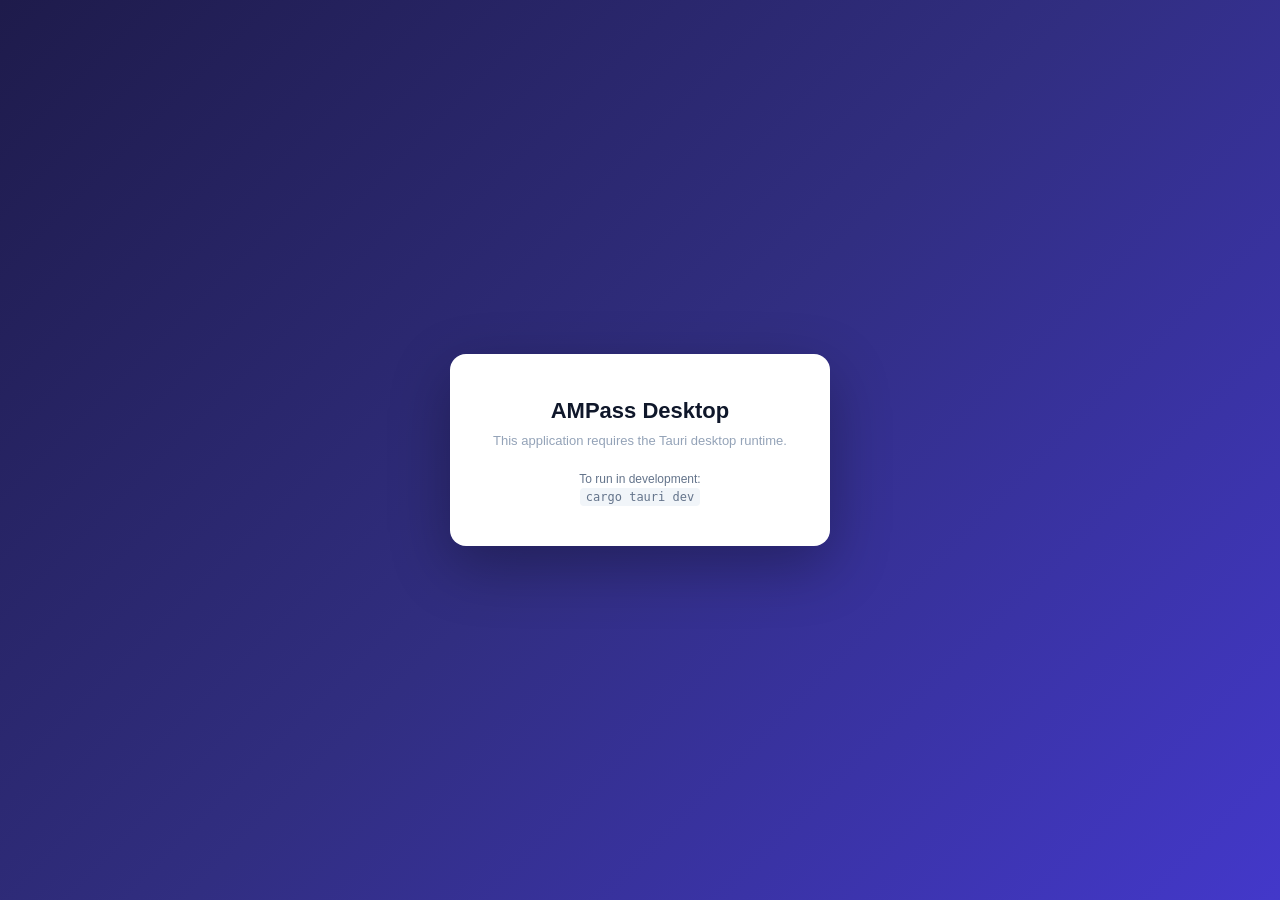
<file: clients/desktop-tauri/src/index.html>
<!DOCTYPE html>
<html lang="en">
<head>
  <meta charset="UTF-8">
  <meta name="viewport" content="width=device-width, initial-scale=1.0">
  <title>AMPass</title>
  <link rel="stylesheet" href="css/app.css">
</head>
<body>
  <div id="app">
    <!-- ===== AUTH SCREENS ===== -->
    <div id="viewWelcome" class="auth-screen">
      <div class="auth-card">
        <div class="auth-logo">
          <svg width="56" height="56" viewBox="0 0 32 32" fill="none"><rect width="32" height="32" rx="8" fill="url(#lg)"/><path d="M16 8L10 12v4c0 4.4 2.6 8.5 6 10 3.4-1.5 6-5.6 6-10v-4l-6-4z" fill="white" opacity="0.9"/><defs><linearGradient id="lg" x1="0" y1="0" x2="32" y2="32"><stop stop-color="#4338ca"/><stop offset="1" stop-color="#6366f1"/></linearGradient></defs></svg>
        </div>
        <h1 class="auth-title">AMPass</h1>
        <p class="auth-sub">Secure Password Manager</p>
        <div class="auth-form">
          <label class="field-label">Server URL</label>
          <input type="url" id="welcomeUrl" class="field-input" placeholder="https://yourdomain.com/ampass">
          <p class="field-hint">Enter your AMPass server address</p>
          <button id="btnConnect" class="btn-primary">Connect</button>
        </div>
        <p class="auth-warning">⚠️ Not professionally audited. Do not use for real credentials.</p>
      </div>
    </div>

    <div id="viewLogin" class="auth-screen" style="display:none;">
      <div class="auth-card">
        <div class="auth-logo"><svg width="40" height="40" viewBox="0 0 32 32" fill="none"><rect width="32" height="32" rx="8" fill="url(#lg2)"/><path d="M16 8L10 12v4c0 4.4 2.6 8.5 6 10 3.4-1.5 6-5.6 6-10v-4l-6-4z" fill="white" opacity="0.9"/><defs><linearGradient id="lg2" x1="0" y1="0" x2="32" y2="32"><stop stop-color="#4338ca"/><stop offset="1" stop-color="#6366f1"/></linearGradient></defs></svg></div>
        <h2 class="auth-title">Sign In</h2>
        <div class="auth-form">
          <label class="field-label">Username or Email</label>
          <input type="text" id="loginUser" class="field-input" autocomplete="off">
          <label class="field-label">Password</label>
          <input type="password" id="loginPass" class="field-input" autocomplete="off">
          <button id="btnLogin" class="btn-primary">Sign In</button>
          <div id="loginErr" class="field-error"></div>
        </div>
      </div>
    </div>

    <div id="viewUnlock" class="auth-screen" style="display:none;">
      <div class="auth-card">
        <svg width="48" height="48" viewBox="0 0 24 24" fill="none" stroke="#6366f1" stroke-width="1.5"><rect x="3" y="11" width="18" height="11" rx="2"/><path d="M7 11V7a5 5 0 0110 0v4"/></svg>
        <h2 class="auth-title">Unlock Vault</h2>
        <div class="auth-form">
          <label class="field-label">Master Password</label>
          <input type="password" id="unlockPass" class="field-input" autocomplete="off">
          <button id="btnUnlock" class="btn-primary">Unlock</button>
          <div id="unlockErr" class="field-error"></div>
        </div>
      </div>
    </div>

    <!-- ===== MAIN APP LAYOUT ===== -->
    <div id="viewMain" class="main-layout" style="display:none;">
      <!-- Left Sidebar -->
      <aside class="sidebar">
        <div class="sidebar-brand">
          <svg width="24" height="24" viewBox="0 0 32 32" fill="none"><rect width="32" height="32" rx="6" fill="white" fill-opacity="0.15"/><path d="M16 8L10 12v4c0 4.4 2.6 8.5 6 10 3.4-1.5 6-5.6 6-10v-4l-6-4z" fill="white" opacity="0.9"/></svg>
          <span>AMPass</span>
        </div>
        <nav class="sidebar-nav" id="sidebarNav">
          <a href="#" class="nav-link active" data-page="quickAccess"><span class="nav-icon">⚡</span>Quick Access</a>
          <a href="#" class="nav-link" data-page="webAccounts"><span class="nav-icon">🌐</span>Web Accounts</a>
          <a href="#" class="nav-link" data-page="appAccounts"><span class="nav-icon">💻</span>App Accounts</a>
          <a href="#" class="nav-link" data-page="identities"><span class="nav-icon">👤</span>Identities</a>
          <a href="#" class="nav-link" data-page="bookmarks"><span class="nav-icon">🔖</span>Bookmarks</a>
          <a href="#" class="nav-link" data-page="secureMemos"><span class="nav-icon">📝</span>Secure Memos</a>
          <div class="nav-divider"></div>
          <a href="#" class="nav-link" data-page="sharing"><span class="nav-icon">🤝</span>Sharing Center</a>
          <a href="#" class="nav-link" data-page="security"><span class="nav-icon">🛡️</span>Security Dashboard</a>
          <a href="#" class="nav-link" data-page="generator"><span class="nav-icon">🔑</span>Password Generator</a>
          <div class="nav-divider"></div>
          <a href="#" class="nav-link" data-page="settings"><span class="nav-icon">⚙️</span>Settings</a>
        </nav>
        <div class="sidebar-footer">
          <div class="sync-status">
            <span class="sync-icon" id="syncIcon">☁️</span>
            <div class="sync-info">
              <span class="sync-label">Synced</span>
              <span class="sync-time" id="syncTime">Just now</span>
            </div>
          </div>
          <button id="btnSyncNow" class="btn-ghost-sm" title="Sync now">↻</button>
        </div>
      </aside>

      <!-- Main Content -->
      <main class="content">
        <!-- Top Bar -->
        <header class="topbar">
          <div class="search-box">
            <span class="search-icon">🔍</span>
            <input type="text" id="searchInput" class="search-input" placeholder="Search vault...">
          </div>
          <div class="topbar-actions">
            <button id="btnLockVault" class="btn-ghost-sm" title="Lock vault">🔒</button>
            <button id="btnUserMenu" class="btn-ghost-sm" title="Account">👤</button>
          </div>
        </header>

        <!-- Page Content Area -->
        <div class="page-area" id="pageArea">
          <!-- Quick Access (default) -->
          <div id="pageQuickAccess" class="page active">
            <div class="page-header">
              <h1>Quick Access</h1>
              <div class="page-actions">
                <button class="btn-sm btn-add" id="btnAddItem">+ Add Account</button>
              </div>
            </div>
            <div class="quick-cards">
              <div class="qcard"><span class="qcard-num" id="statTotal">0</span><span class="qcard-label">Total Items</span></div>
              <div class="qcard"><span class="qcard-num" id="statFavorites">0</span><span class="qcard-label">Favorites</span></div>
              <div class="qcard"><span class="qcard-num" id="statWeak">0</span><span class="qcard-label">Weak</span></div>
              <div class="qcard"><span class="qcard-num" id="statScore">—</span><span class="qcard-label">Score</span></div>
            </div>
            <h3 class="section-title">Recently Used</h3>
            <div id="recentList" class="item-table"></div>
            <h3 class="section-title">Favorites</h3>
            <div id="favoritesList" class="item-table"></div>
          </div>

          <!-- Web Accounts -->
          <div id="pageWebAccounts" class="page">
            <div class="page-header"><h1>Web Accounts</h1><button class="btn-sm btn-add" data-add="login">+ Add</button></div>
            <div id="webAccountsList" class="item-table"></div>
          </div>

          <!-- Identities -->
          <div id="pageIdentities" class="page">
            <div class="page-header"><h1>Identities</h1><button class="btn-sm btn-add" data-add="identity">+ Add</button></div>
            <div id="identitiesList" class="item-table"></div>
          </div>

          <!-- Secure Memos -->
          <div id="pageSecureMemos" class="page">
            <div class="page-header"><h1>Secure Memos</h1><button class="btn-sm btn-add" data-add="secure_note">+ Add</button></div>
            <div id="memosList" class="item-table"></div>
          </div>

          <!-- Password Generator -->
          <div id="pageGenerator" class="page">
            <div class="page-header"><h1>Password Generator</h1></div>
            <div class="gen-panel">
              <div class="gen-output-box">
                <input type="text" id="genPw" class="gen-pw-field" readonly>
                <button id="btnCopyGen" class="btn-ghost-sm">📋 Copy</button>
                <button id="btnRegenerate" class="btn-ghost-sm">🔄</button>
              </div>
              <div class="gen-strength-bar"><div id="genStrFill" class="gen-str-fill"></div></div>
              <div class="gen-controls">
                <div class="gen-row"><label>Length</label><input type="range" id="genLen" min="8" max="64" value="20"><span id="genLenVal">20</span></div>
                <label class="gen-check"><input type="checkbox" id="genUpper" checked>Uppercase (A-Z)</label>
                <label class="gen-check"><input type="checkbox" id="genLower" checked>Lowercase (a-z)</label>
                <label class="gen-check"><input type="checkbox" id="genNums" checked>Numbers (0-9)</label>
                <label class="gen-check"><input type="checkbox" id="genSyms" checked>Symbols (!@#$%)</label>
              </div>
              <button id="btnSaveGenerated" class="btn-primary" style="margin-top:12px;">Save as New Item</button>
            </div>
          </div>

          <!-- Settings -->
          <div id="pageSettings" class="page">
            <div class="page-header"><h1>Settings</h1></div>
            <div class="settings-list">
              <div class="setting-group"><h3>Connection</h3><p id="settingUrl" class="setting-val">—</p></div>
              <div class="setting-group"><h3>Security</h3>
                <label class="setting-row">Lock timeout (min)<input type="number" id="setLockMin" value="15" min="1" max="120" class="setting-input"></label>
                <label class="setting-row">Clipboard clear (sec)<input type="number" id="setClipSec" value="30" min="5" max="300" class="setting-input"></label>
              </div>
              <div class="setting-group"><h3>Data</h3>
                <button id="btnExportBackup" class="btn-ghost">Export Encrypted Backup</button>
                <button id="btnWipeCache" class="btn-danger-sm">Wipe Local Cache</button>
              </div>
              <div class="setting-group"><h3>Account</h3>
                <button id="btnLogout" class="btn-ghost">Logout & Disconnect</button>
              </div>
              <div class="setting-group"><h3>About</h3><p class="setting-val">AMPass Desktop v1.0.0<br>⚠️ Not professionally audited.</p></div>
            </div>
          </div>

          <!-- Security Dashboard -->
          <div id="pageSecurity" class="page">
            <div class="page-header"><h1>Security Dashboard</h1></div>
            <div class="quick-cards">
              <div class="qcard qcard-green"><span class="qcard-num" id="secScore">—</span><span class="qcard-label">Security Score</span></div>
              <div class="qcard qcard-yellow"><span class="qcard-num" id="secWeak">0</span><span class="qcard-label">Weak Passwords</span></div>
              <div class="qcard qcard-red"><span class="qcard-num" id="secReused">0</span><span class="qcard-label">Reused</span></div>
            </div>
            <p class="empty-hint">Detailed security analysis coming in a future update.</p>
          </div>

          <!-- Sharing / App Accounts / Bookmarks (placeholders) -->
          <div id="pageSharing" class="page"><div class="page-header"><h1>Sharing Center</h1></div><p class="empty-hint">Shared credentials will appear here.</p></div>
          <div id="pageAppAccounts" class="page"><div class="page-header"><h1>App Accounts</h1></div><p class="empty-hint">Application credentials will appear here.</p></div>
          <div id="pageBookmarks" class="page"><div class="page-header"><h1>Bookmarks</h1></div><p class="empty-hint">Saved bookmarks will appear here.</p></div>
        </div>

        <!-- Bottom Action Bar -->
        <footer class="bottom-bar">
          <div class="bottom-actions">
            <button class="bottom-btn" data-add="login">+ Add Account</button>
            <button class="bottom-btn" data-add="identity">+ Add Identity</button>
            <button class="bottom-btn" data-add="secure_note">+ Add Memo</button>
          </div>
          <div class="bottom-right">
            <span class="bottom-link" id="bottomAccount">My AMPass Account</span>
          </div>
        </footer>
      </main>
    </div>

    <!-- Item Detail Modal -->
    <div id="itemModal" class="modal-overlay" style="display:none;">
      <div class="modal">
        <div class="modal-header">
          <h2 id="modalTitle">Item Details</h2>
          <button id="modalClose" class="btn-ghost-sm">✕</button>
        </div>
        <div class="modal-body" id="modalBody"></div>
        <div class="modal-footer" id="modalFooter"></div>
      </div>
    </div>

    <!-- Toast -->
    <div id="toast" class="toast" style="display:none;"></div>
  </div>

  <script src="js/crypto.js"></script>
  <script src="js/api-client.js"></script>
  <script src="js/app.js"></script>
</body>
</html>
</file>
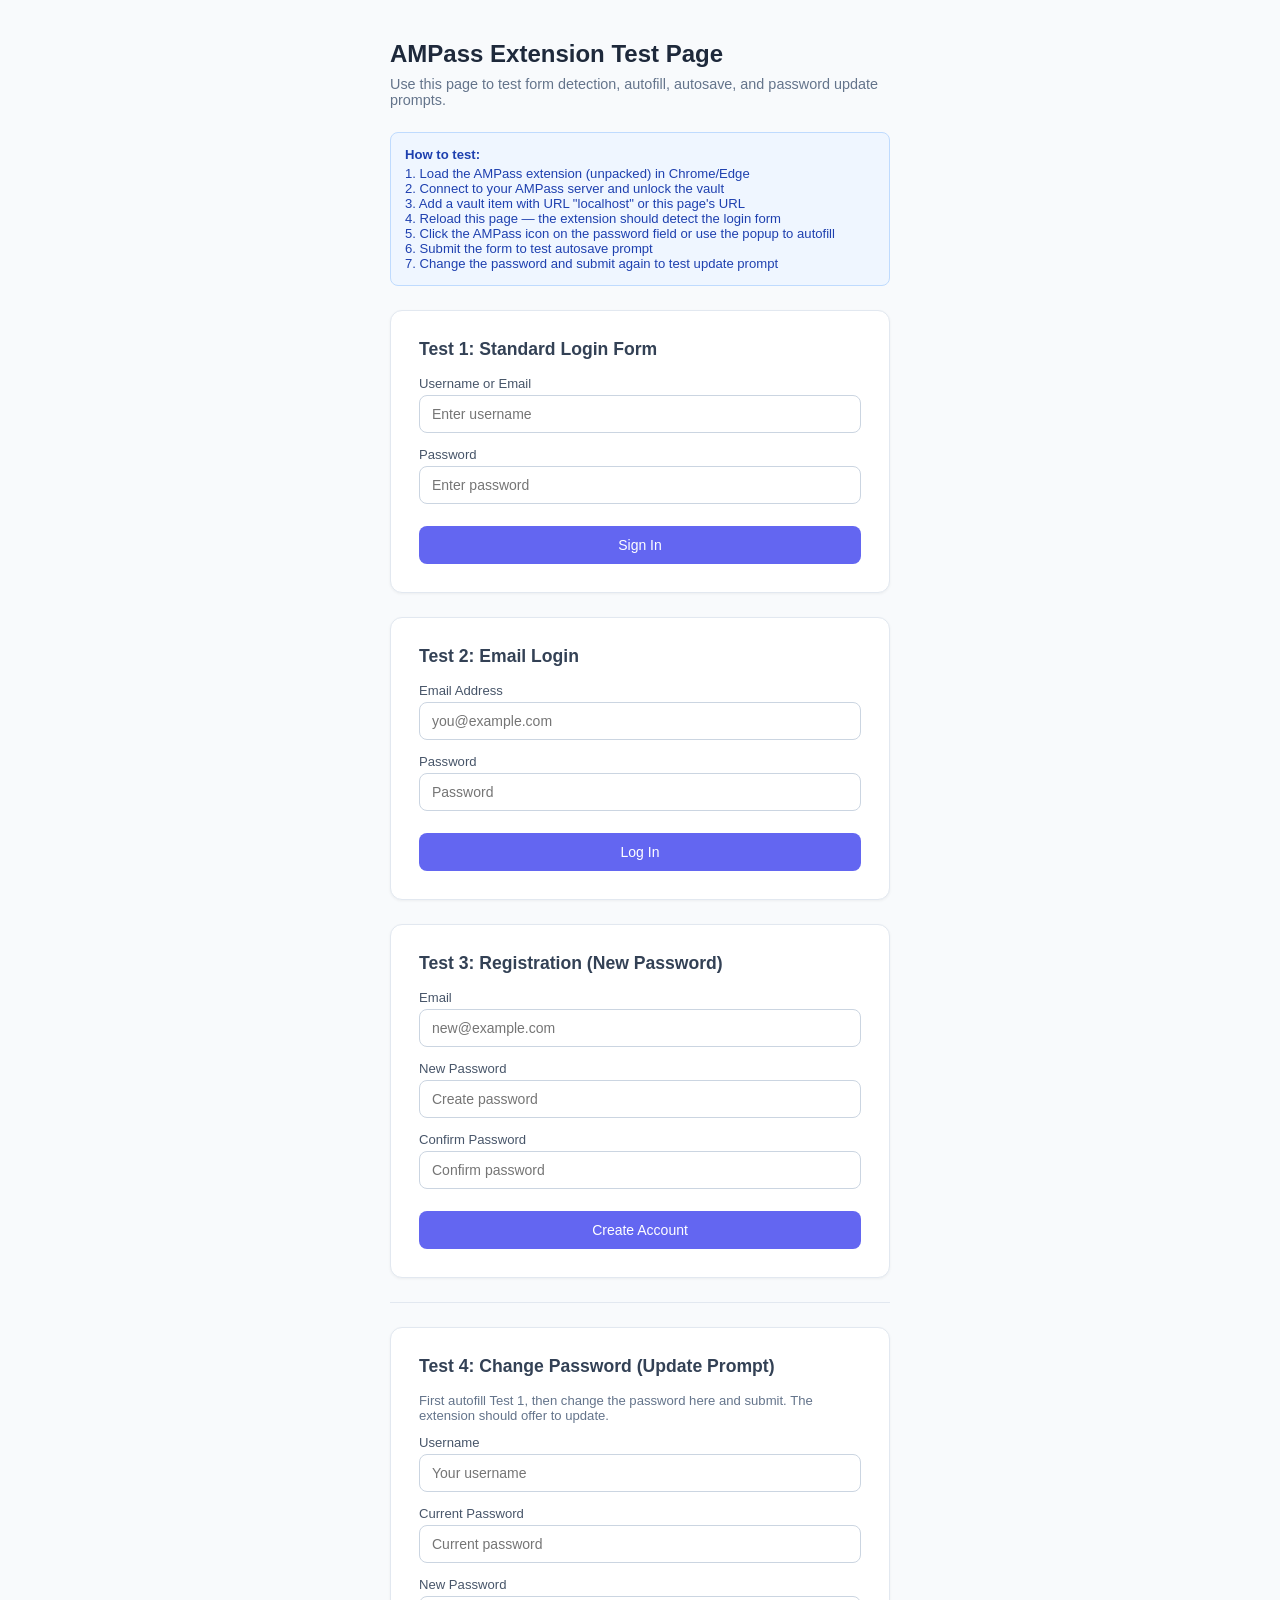
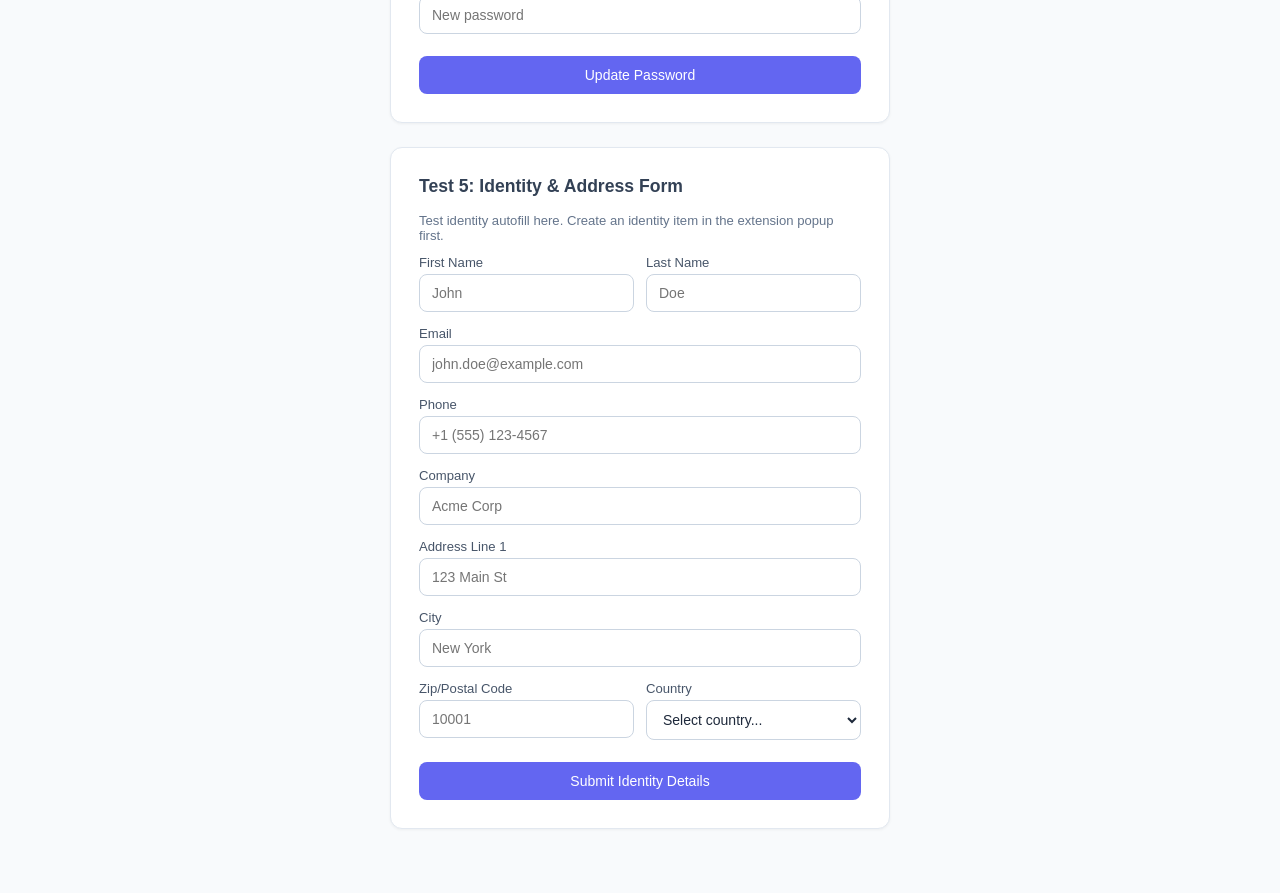
<file: clients/browser-extension/test-pages/login-test.html>
<!DOCTYPE html>
<html lang="en">
<head>
  <meta charset="UTF-8">
  <meta name="viewport" content="width=device-width, initial-scale=1.0">
  <title>AMPass Extension Test - Login Form</title>
  <style>
    * { box-sizing: border-box; margin: 0; padding: 0; }
    body { font-family: -apple-system, sans-serif; background: #f8fafc; color: #1e293b; padding: 40px; }
    .container { max-width: 500px; margin: 0 auto; }
    h1 { font-size: 1.5rem; margin-bottom: 8px; }
    p { color: #64748b; margin-bottom: 24px; font-size: 0.9rem; }
    .card { background: white; border: 1px solid #e2e8f0; border-radius: 12px; padding: 28px; margin-bottom: 24px; box-shadow: 0 1px 3px rgba(0,0,0,0.05); }
    .card h2 { font-size: 1.1rem; margin-bottom: 16px; color: #334155; }
    .form-group { margin-bottom: 14px; }
    label { display: block; font-size: 0.82rem; font-weight: 500; margin-bottom: 4px; color: #475569; }
    input[type="text"], input[type="email"], input[type="password"] {
      width: 100%; padding: 10px 12px; border: 1px solid #cbd5e1; border-radius: 8px;
      font-size: 14px; outline: none; transition: border-color 0.15s;
    }
    input:focus { border-color: #6366f1; }
    button[type="submit"] {
      width: 100%; padding: 11px; background: #6366f1; color: white; border: none;
      border-radius: 8px; font-size: 14px; font-weight: 500; cursor: pointer; margin-top: 8px;
    }
    button[type="submit"]:hover { background: #4f46e5; }
    .result { margin-top: 12px; padding: 10px; background: #f0fdf4; border: 1px solid #bbf7d0; border-radius: 8px; font-size: 13px; color: #166534; display: none; }
    .test-info { background: #eff6ff; border: 1px solid #bfdbfe; border-radius: 8px; padding: 14px; margin-bottom: 24px; font-size: 0.82rem; color: #1e40af; }
    .test-info strong { display: block; margin-bottom: 4px; }
    .section-divider { height: 1px; background: #e2e8f0; margin: 24px 0; }
  </style>
</head>
<body>
  <div class="container">
    <h1>AMPass Extension Test Page</h1>
    <p>Use this page to test form detection, autofill, autosave, and password update prompts.</p>

    <div class="test-info">
      <strong>How to test:</strong>
      1. Load the AMPass extension (unpacked) in Chrome/Edge<br>
      2. Connect to your AMPass server and unlock the vault<br>
      3. Add a vault item with URL "localhost" or this page's URL<br>
      4. Reload this page — the extension should detect the login form<br>
      5. Click the AMPass icon on the password field or use the popup to autofill<br>
      6. Submit the form to test autosave prompt<br>
      7. Change the password and submit again to test update prompt
    </div>

    <!-- Test 1: Standard Login Form -->
    <div class="card">
      <h2>Test 1: Standard Login Form</h2>
      <form id="loginForm1" action="#" method="post">
        <div class="form-group">
          <label for="username1">Username or Email</label>
          <input type="text" id="username1" name="username" placeholder="Enter username" autocomplete="username">
        </div>
        <div class="form-group">
          <label for="password1">Password</label>
          <input type="password" id="password1" name="password" placeholder="Enter password" autocomplete="current-password">
        </div>
        <button type="submit">Sign In</button>
        <div class="result" id="result1"></div>
      </form>
    </div>

    <!-- Test 2: Email + Password -->
    <div class="card">
      <h2>Test 2: Email Login</h2>
      <form id="loginForm2" action="#" method="post">
        <div class="form-group">
          <label for="email2">Email Address</label>
          <input type="email" id="email2" name="email" placeholder="you@example.com" autocomplete="email">
        </div>
        <div class="form-group">
          <label for="password2">Password</label>
          <input type="password" id="password2" name="password" placeholder="Password" autocomplete="current-password">
        </div>
        <button type="submit">Log In</button>
        <div class="result" id="result2"></div>
      </form>
    </div>

    <!-- Test 3: Registration / Password Change -->
    <div class="card">
      <h2>Test 3: Registration (New Password)</h2>
      <form id="regForm" action="#" method="post">
        <div class="form-group">
          <label for="regEmail">Email</label>
          <input type="email" id="regEmail" name="email" placeholder="new@example.com">
        </div>
        <div class="form-group">
          <label for="regPassword">New Password</label>
          <input type="password" id="regPassword" name="password" placeholder="Create password" autocomplete="new-password">
        </div>
        <div class="form-group">
          <label for="regConfirm">Confirm Password</label>
          <input type="password" id="regConfirm" name="confirm_password" placeholder="Confirm password" autocomplete="new-password">
        </div>
        <button type="submit">Create Account</button>
        <div class="result" id="result3"></div>
      </form>
    </div>

    <div class="section-divider"></div>

    <!-- Test 4: Password Update Simulation -->
    <div class="card">
      <h2>Test 4: Change Password (Update Prompt)</h2>
      <p style="font-size:0.82rem;color:#64748b;margin-bottom:12px;">
        First autofill Test 1, then change the password here and submit. The extension should offer to update.
      </p>
      <form id="changeForm" action="#" method="post">
        <div class="form-group">
          <label for="changeUser">Username</label>
          <input type="text" id="changeUser" name="username" placeholder="Your username" autocomplete="username">
        </div>
        <div class="form-group">
          <label for="changeOld">Current Password</label>
          <input type="password" id="changeOld" name="current_password" placeholder="Current password">
        </div>
        <div class="form-group">
          <label for="changeNew">New Password</label>
          <input type="password" id="changeNew" name="new_password" placeholder="New password" autocomplete="new-password">
        </div>
        <button type="submit">Update Password</button>
        <div class="result" id="result4"></div>
      </form>
    </div>

    <!-- Test 5: Identity / Checkout Form -->
    <div class="card">
      <h2>Test 5: Identity & Address Form</h2>
      <p style="font-size:0.82rem;color:#64748b;margin-bottom:12px;">
        Test identity autofill here. Create an identity item in the extension popup first.
      </p>
      <form id="identityForm" action="#" method="post">
        <div style="display:flex;gap:12px;margin-bottom:14px;">
          <div style="flex:1;">
            <label for="firstName">First Name</label>
            <input type="text" id="firstName" name="first_name" placeholder="John" autocomplete="given-name">
          </div>
          <div style="flex:1;">
            <label for="lastName">Last Name</label>
            <input type="text" id="lastName" name="last_name" placeholder="Doe" autocomplete="family-name">
          </div>
        </div>
        <div class="form-group">
          <label for="emailAddr">Email</label>
          <input type="email" id="emailAddr" name="email" placeholder="john.doe@example.com" autocomplete="email">
        </div>
        <div class="form-group">
          <label for="phoneNum">Phone</label>
          <input type="text" id="phoneNum" name="phone" placeholder="+1 (555) 123-4567" autocomplete="tel">
        </div>
        <div class="form-group">
          <label for="companyName">Company</label>
          <input type="text" id="companyName" name="company" placeholder="Acme Corp" autocomplete="organization">
        </div>
        <div class="form-group">
          <label for="address1">Address Line 1</label>
          <input type="text" id="address1" name="address1" placeholder="123 Main St" autocomplete="street-address">
        </div>
        <div class="form-group">
          <label for="city">City</label>
          <input type="text" id="city" name="city" placeholder="New York" autocomplete="address-level2">
        </div>
        <div style="display:flex;gap:12px;margin-bottom:14px;">
          <div style="flex:1;">
            <label for="zipCode">Zip/Postal Code</label>
            <input type="text" id="zipCode" name="zip" placeholder="10001" autocomplete="postal-code">
          </div>
          <div style="flex:1;">
            <label for="country">Country</label>
            <select id="country" name="country" autocomplete="country" style="width: 100%; padding: 10px 12px; border: 1px solid #cbd5e1; border-radius: 8px; font-size: 14px; outline: none; transition: border-color 0.15s; background: white; color: #1e293b;">
              <option value="">Select country...</option>
              <option value="United States">United States</option>
              <option value="Canada">Canada</option>
              <option value="United Kingdom">United Kingdom</option>
              <option value="Germany">Germany</option>
              <option value="France">France</option>
              <option value="Bangladesh">Bangladesh</option>
            </select>
          </div>
        </div>
        <button type="submit">Submit Identity Details</button>
        <div class="result" id="result5"></div>
      </form>
    </div>
  </div>

  <script>
    // Prevent actual form submission, show result
    document.querySelectorAll('form').forEach((form, i) => {
      form.addEventListener('submit', (e) => {
        e.preventDefault();
        const data = new FormData(form);
        const entries = Object.fromEntries(data.entries());
        // Mask passwords for display
        Object.keys(entries).forEach(k => {
          if (k.includes('password')) entries[k] = '•'.repeat(entries[k].length) + ' (' + entries[k].length + ' chars)';
        });
        const result = document.getElementById('result' + (i + 1));
        result.textContent = 'Form submitted: ' + JSON.stringify(entries, null, 2);
        result.style.display = 'block';
      });
    });
  </script>
</body>
</html>
</file>
<file: clients/desktop-tauri/src/css/app.css>
/* AMPass Desktop — Professional Password Manager UI */
:root {
  --sidebar-bg: #1e1b4b;
  --sidebar-hover: #312e81;
  --sidebar-active: #4338ca;
  --sidebar-text: #c7d2fe;
  --sidebar-text-active: #ffffff;
  --bg: #f8fafc;
  --surface: #ffffff;
  --border: #e2e8f0;
  --text: #0f172a;
  --text-sec: #475569;
  --text-muted: #94a3b8;
  --accent: #4f46e5;
  --accent-hover: #4338ca;
  --success: #16a34a;
  --warning: #d97706;
  --danger: #dc2626;
  --radius: 8px;
  --font: 'Segoe UI', -apple-system, sans-serif;
  --mono: 'Cascadia Code', 'Consolas', monospace;
  --sidebar-w: 220px;
  --topbar-h: 52px;
  --bottom-h: 44px;
}
* { box-sizing: border-box; margin: 0; padding: 0; }
body { font-family: var(--font); background: var(--bg); color: var(--text); font-size: 13px; line-height: 1.5; height: 100vh; overflow: hidden; user-select: none; }
#app { height: 100vh; display: flex; flex-direction: column; }
button { font-family: var(--font); cursor: pointer; }
input { font-family: var(--font); }

/* ===== AUTH SCREENS ===== */
.auth-screen { display: flex; align-items: center; justify-content: center; height: 100vh; background: linear-gradient(135deg, #1e1b4b 0%, #312e81 50%, #4338ca 100%); }
.auth-card { background: white; border-radius: 16px; padding: 40px 36px; width: 380px; text-align: center; box-shadow: 0 20px 60px rgba(0,0,0,0.3); }
.auth-logo { margin-bottom: 12px; }
.auth-title { font-size: 22px; font-weight: 700; color: var(--text); margin-bottom: 4px; }
.auth-sub { color: var(--text-muted); font-size: 13px; margin-bottom: 20px; }
.auth-form { text-align: left; }
.auth-warning { font-size: 10px; color: var(--warning); margin-top: 16px; }
.field-label { display: block; font-size: 11px; font-weight: 600; color: var(--text-sec); margin: 12px 0 4px; text-transform: uppercase; letter-spacing: 0.03em; }
.field-input { width: 100%; padding: 10px 12px; border: 1px solid var(--border); border-radius: var(--radius); font-size: 13px; outline: none; transition: border-color 0.15s; }
.field-input:focus { border-color: var(--accent); box-shadow: 0 0 0 3px rgba(79,70,229,0.1); }
.field-hint { font-size: 11px; color: var(--text-muted); margin-top: 4px; }
.field-error { color: var(--danger); font-size: 12px; margin-top: 8px; min-height: 18px; }
.btn-primary { width: 100%; padding: 11px; background: var(--accent); color: white; border: none; border-radius: var(--radius); font-size: 13px; font-weight: 600; margin-top: 16px; transition: background 0.15s; }
.btn-primary:hover { background: var(--accent-hover); }
.btn-primary:active { transform: scale(0.98); }

/* ===== MAIN LAYOUT ===== */
.main-layout { display: flex; height: 100vh; }

/* Sidebar */
.sidebar { width: var(--sidebar-w); background: var(--sidebar-bg); display: flex; flex-direction: column; flex-shrink: 0; }
.sidebar-brand { display: flex; align-items: center; gap: 10px; padding: 16px 18px; font-size: 16px; font-weight: 700; color: white; }
.sidebar-nav { flex: 1; padding: 4px 8px; overflow-y: auto; }
.nav-link { display: flex; align-items: center; gap: 10px; padding: 9px 12px; border-radius: 6px; color: var(--sidebar-text); font-size: 12.5px; font-weight: 500; text-decoration: none; margin-bottom: 2px; transition: all 0.12s; }
.nav-link:hover { background: var(--sidebar-hover); color: white; }
.nav-link.active { background: var(--sidebar-active); color: var(--sidebar-text-active); font-weight: 600; }
.nav-icon { font-size: 14px; width: 20px; text-align: center; }
.nav-divider { height: 1px; background: rgba(255,255,255,0.1); margin: 8px 12px; }
.sidebar-footer { padding: 10px 12px; border-top: 1px solid rgba(255,255,255,0.1); display: flex; align-items: center; gap: 8px; }
.sync-status { display: flex; align-items: center; gap: 6px; flex: 1; }
.sync-icon { font-size: 14px; }
.sync-info { display: flex; flex-direction: column; }
.sync-label { font-size: 10px; color: var(--sidebar-text); font-weight: 600; }
.sync-time { font-size: 10px; color: rgba(199,210,254,0.6); }

/* Content */
.content { flex: 1; display: flex; flex-direction: column; min-width: 0; }

/* Topbar */
.topbar { height: var(--topbar-h); display: flex; align-items: center; padding: 0 16px; gap: 12px; border-bottom: 1px solid var(--border); background: var(--surface); flex-shrink: 0; }
.search-box { flex: 1; position: relative; max-width: 400px; }
.search-icon { position: absolute; left: 10px; top: 50%; transform: translateY(-50%); font-size: 13px; opacity: 0.5; }
.search-input { width: 100%; padding: 8px 10px 8px 32px; border: 1px solid var(--border); border-radius: 20px; font-size: 12px; outline: none; background: var(--bg); }
.search-input:focus { border-color: var(--accent); background: white; }
.topbar-actions { display: flex; gap: 4px; margin-left: auto; }

/* Page Area */
.page-area { flex: 1; overflow-y: auto; padding: 20px 24px; }
.page { display: none; }
.page.active { display: block; }
.page-header { display: flex; align-items: center; justify-content: space-between; margin-bottom: 16px; }
.page-header h1 { font-size: 20px; font-weight: 700; }

/* Quick Cards */
.quick-cards { display: grid; grid-template-columns: repeat(4, 1fr); gap: 12px; margin-bottom: 20px; }
.qcard { background: var(--surface); border: 1px solid var(--border); border-radius: var(--radius); padding: 16px; text-align: center; }
.qcard-num { display: block; font-size: 24px; font-weight: 700; color: var(--accent); }
.qcard-label { font-size: 11px; color: var(--text-muted); }
.qcard-green .qcard-num { color: var(--success); }
.qcard-yellow .qcard-num { color: var(--warning); }
.qcard-red .qcard-num { color: var(--danger); }
.section-title { font-size: 12px; font-weight: 600; color: var(--text-sec); text-transform: uppercase; letter-spacing: 0.04em; margin: 16px 0 8px; }

/* Item Table */
.item-table { display: flex; flex-direction: column; gap: 2px; }
.item-row { display: flex; align-items: center; gap: 12px; padding: 10px 12px; background: var(--surface); border: 1px solid var(--border); border-radius: 6px; cursor: pointer; transition: all 0.1s; }
.item-row:hover { border-color: var(--accent); background: #f0f0ff; }
.item-row .item-icon { width: 32px; height: 32px; border-radius: 6px; background: #eef2ff; display: flex; align-items: center; justify-content: center; font-size: 15px; flex-shrink: 0; }
.item-row .item-info { flex: 1; min-width: 0; }
.item-row .item-title { font-weight: 600; font-size: 13px; white-space: nowrap; overflow: hidden; text-overflow: ellipsis; }
.item-row .item-sub { font-size: 11px; color: var(--text-muted); white-space: nowrap; overflow: hidden; text-overflow: ellipsis; }
.item-row .item-actions { display: flex; gap: 4px; opacity: 0; transition: opacity 0.15s; }
.item-row:hover .item-actions { opacity: 1; }
.empty-hint { color: var(--text-muted); font-size: 13px; padding: 24px 0; text-align: center; }

/* Bottom Bar */
.bottom-bar { height: var(--bottom-h); display: flex; align-items: center; justify-content: space-between; padding: 0 16px; border-top: 1px solid var(--border); background: var(--surface); flex-shrink: 0; }
.bottom-actions { display: flex; gap: 6px; }
.bottom-btn { padding: 5px 10px; font-size: 11px; border: 1px solid var(--border); border-radius: 4px; background: white; color: var(--text-sec); transition: all 0.12s; }
.bottom-btn:hover { border-color: var(--accent); color: var(--accent); }
.bottom-right { font-size: 11px; color: var(--accent); cursor: pointer; }

/* Generator */
.gen-panel { max-width: 480px; }
.gen-output-box { display: flex; gap: 6px; align-items: center; margin-bottom: 8px; }
.gen-pw-field { flex: 1; padding: 12px; font-family: var(--mono); font-size: 15px; border: 1px solid var(--border); border-radius: var(--radius); background: var(--bg); letter-spacing: 0.5px; }
.gen-strength-bar { height: 4px; background: #e2e8f0; border-radius: 2px; margin-bottom: 16px; overflow: hidden; }
.gen-str-fill { height: 100%; border-radius: 2px; transition: width 0.3s, background 0.3s; width: 0; }
.gen-controls { display: flex; flex-direction: column; gap: 8px; }
.gen-row { display: flex; align-items: center; gap: 10px; }
.gen-row label { font-size: 12px; color: var(--text-sec); min-width: 50px; }
.gen-row input[type="range"] { flex: 1; accent-color: var(--accent); }
.gen-row span { font-weight: 600; color: var(--accent); min-width: 24px; }
.gen-check { font-size: 12px; color: var(--text-sec); display: flex; align-items: center; gap: 6px; }
.gen-check input { accent-color: var(--accent); }

/* Settings */
.settings-list { max-width: 500px; }
.setting-group { margin-bottom: 20px; padding-bottom: 16px; border-bottom: 1px solid var(--border); }
.setting-group h3 { font-size: 11px; font-weight: 600; color: var(--text-muted); text-transform: uppercase; margin-bottom: 8px; }
.setting-val { font-size: 12px; color: var(--text-sec); }
.setting-row { display: flex; align-items: center; justify-content: space-between; font-size: 12px; margin-bottom: 6px; }
.setting-input { width: 60px; padding: 4px 8px; border: 1px solid var(--border); border-radius: 4px; font-size: 12px; text-align: center; }

/* Buttons */
.btn-sm { padding: 6px 12px; font-size: 11px; border-radius: 4px; border: none; cursor: pointer; }
.btn-add { background: var(--accent); color: white; font-weight: 600; }
.btn-add:hover { background: var(--accent-hover); }
.btn-ghost { padding: 8px 14px; background: none; border: 1px solid var(--border); border-radius: var(--radius); font-size: 12px; color: var(--text-sec); width: 100%; text-align: left; margin-bottom: 6px; }
.btn-ghost:hover { border-color: var(--accent); color: var(--accent); }
.btn-ghost-sm { padding: 5px 8px; background: none; border: none; font-size: 14px; border-radius: 4px; color: var(--text-muted); }
.btn-ghost-sm:hover { background: var(--bg); color: var(--text); }
.btn-danger-sm { padding: 8px 14px; background: none; border: 1px solid var(--danger); border-radius: var(--radius); font-size: 12px; color: var(--danger); width: 100%; text-align: left; }
.btn-danger-sm:hover { background: rgba(220,38,38,0.05); }

/* Modal */
.modal-overlay { position: fixed; inset: 0; background: rgba(0,0,0,0.4); display: flex; align-items: center; justify-content: center; z-index: 1000; }
.modal { background: white; border-radius: 12px; width: 440px; max-height: 80vh; overflow-y: auto; box-shadow: 0 20px 60px rgba(0,0,0,0.2); }
.modal-header { display: flex; align-items: center; justify-content: space-between; padding: 16px 20px; border-bottom: 1px solid var(--border); }
.modal-header h2 { font-size: 16px; }
.modal-body { padding: 20px; }
.modal-footer { padding: 12px 20px; border-top: 1px solid var(--border); display: flex; gap: 8px; justify-content: flex-end; }

/* Toast */
.toast { position: fixed; bottom: 60px; left: 50%; transform: translateX(-50%); background: #1e293b; color: white; padding: 10px 20px; border-radius: 8px; font-size: 12px; z-index: 9999; box-shadow: 0 4px 12px rgba(0,0,0,0.2); }
</file>
